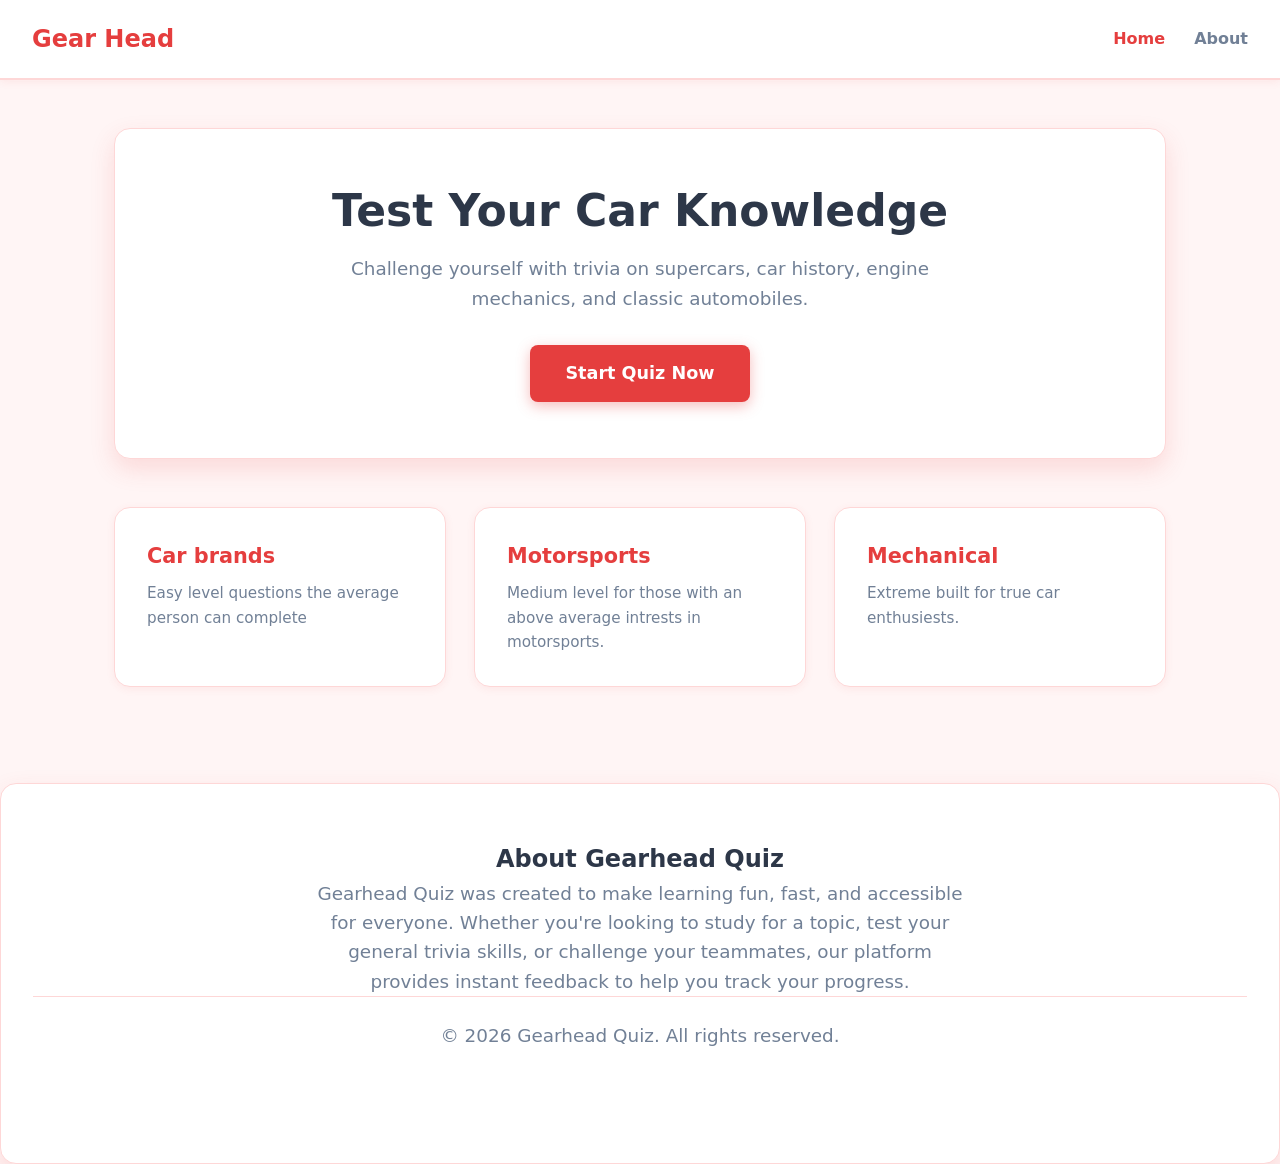
<file: index.html>
<!DOCTYPE html>
<html lang="en">
<head>
    <meta charset="UTF-8">
    <meta name="viewport" content="width=device-width, initial-scale=1.0">
    <title>Gear Head - Welcome</title>
    <link rel="stylesheet" href="style.css">
</head>
<body>

    <header>
        <div class="logo">Gear Head</div>
        <nav>
            <a href="index.html" class="active">Home</a>
            <a href="#about">About</a>
        </nav>
    </header>
    <!--CARDS SECTION--> 
    <main class="landing-container">
        <section class="hero">
            <h1>Test Your Car Knowledge</h1>
            <p>Challenge yourself with trivia on supercars, car history, engine mechanics, and classic automobiles.</p>
            
            <a href="quiz.html" class="btn-cta">Start Quiz Now</a>
        </section>


<section class="features">
    <a href="quiz.html?level=easy" class="feature-card" data-level="easy"
       style="display:block; text-decoration:none; color:inherit;">
        <h3>Car brands</h3>
        <p>Easy level questions the average person can complete</p>
    </a>
    <a href="quiz.html?level=medium" class="feature-card" data-level="medium"
       style="display:block; text-decoration:none; color:inherit;">
        <h3>Motorsports</h3>
        <p>Medium level for those with an above average intrests in motorsports.</p>
    </a>
    <a href="quiz.html?level=difficult" class="feature-card" data-level="difficult"
       style="display:block; text-decoration:none; color:inherit;">
        <h3>Mechanical</h3>
        <p>Extreme built for true car enthusiests.</p>
    </a>
</section>
    </main>
    <!-- ABOUT SECTION -->
        <section id="about" class="hero" style="margin-top: 3rem; margin-bottom: 0;">
            <h2>About Gearhead Quiz</h2>
            <p style="margin-bottom: 0;">
                Gearhead Quiz was created to make learning fun, fast, and accessible for everyone. 
                Whether you're looking to study for a topic, test your general trivia skills, or challenge 
                your teammates, our platform provides instant feedback to help you track your progress.</p>

    <footer>
        <p>&copy; 2026 Gearhead Quiz. All rights reserved.</p>
    </footer>

    <script src="script.js"></script>
</body>
</html>
</file>
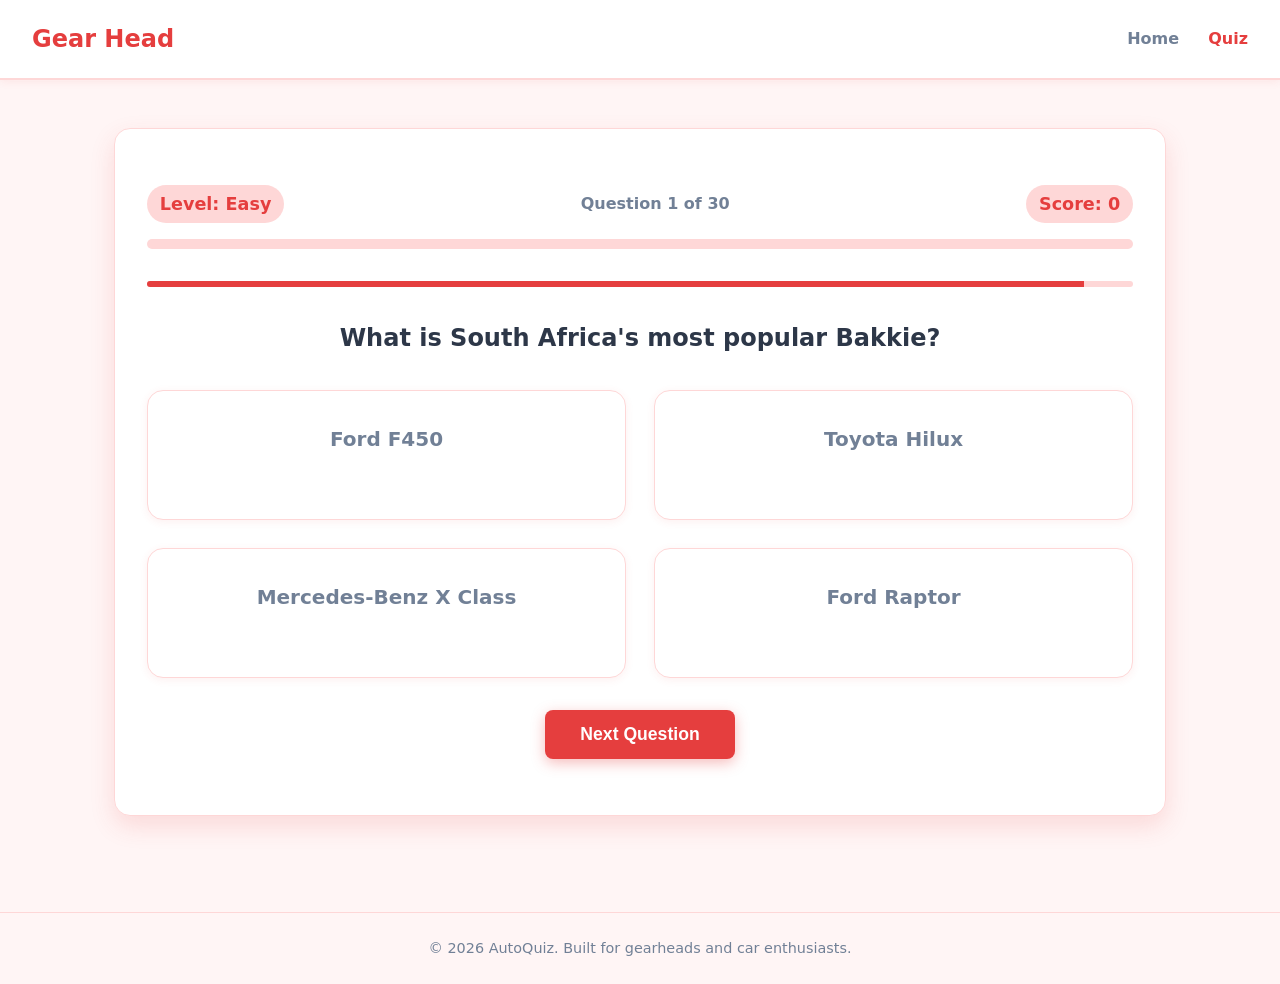
<file: quiz.html>
<!doctype html>
<html lang="en">
  <head>
    <meta charset="UTF-8" />
    <meta name="viewport" content="width=device-width, initial-scale=1.0" />
    <title>Gear Head - Ultimate Car Challenge</title>
    <link rel="stylesheet" href="style.css" />
  </head>
  <body>
    <!-- HEADER -->
    <header>
      <div class="logo">Gear Head</div>
      <nav>
        <a href="index.html">Home</a>
        <a href="quiz.html" class="active">Quiz</a>
      </nav>
    </header>

    <main class="landing-container">
      <!--Guys just be careful with the styling here -->
      <!-- ACTIVE QUIZ SCREEN (Single Flow: Easy -> Medium -> Difficult) -->
      <section id="quiz-screen" class="hero fade-in">
        <!-- Level Indicator Badge & Question Counter -->
        <div
          style="
            display: flex;
            justify-content: space-between;
            align-items: center;
            margin-bottom: 1rem;
          "
        >
          <span
            id="level-badge"
            class="logo"
            style="
              font-size: 1.1rem;
              background: var(--border-color);
              padding: 0.3rem 0.8rem;
              border-radius: 20px;
            "
          >
            Level: Easy
          </span>
          <span
            id="question-tracker"
            style="color: var(--text-muted); font-weight: 600"
          >
            Question 1 of 10
          </span>
        </div>

        <!-- Progress Bar Visualization -->
        <div class="progress-container">
          <div class="progress-bar-background">
            <div id="progress-bar" class="progress-bar-fill"></div>
          </div>
        </div>

        <!-- Dynamic Question Container -->
        <div id="question-container" style="margin: 2rem 0">
          <h2 id="question-text">Loading question...</h2>
        </div>

        <!-- Answer Options Grid (Reuses feature-card styling) -->
        <div id="answer-options" class="features" style="margin-top: 1.5rem">
          <div class="feature-card option-card" data-index="0">
            <p class="option-text">Option 1</p>
          </div>
          <div class="feature-card option-card" data-index="1">
            <p class="option-text">Option 2</p>
          </div>
          <div class="feature-card option-card" data-index="2">
            <p class="option-text">Option 3</p>
          </div>
          <div class="feature-card option-card" data-index="3">
            <p class="option-text">Option 4</p>
          </div>
        </div>

        <!-- Controls -->
        <div style="margin-top: 2rem">
          <button id="next-btn" class="btn-primary" disabled>
            Next Question
          </button>
        </div>
      </section>

      <!-- RESULTS SCREEN (Hidden by default, shown via JS at the end) -->
      <section id="results-screen" class="hero fade-in" style="display: none">
        <h1>Quiz Completed!</h1>
        <p
          id="final-score"
          style="
            font-size: 1.6rem;
            font-weight: bold;
            margin: 1rem 0;
            color: var(--primary-red);
          "
        >
          You scored 0 out of 10
        </p>
        <p id="feedback-message">Great attempt on the car trivia!</p>

        <div
          style="
            margin-top: 2rem;
            display: flex;
            gap: 1rem;
            justify-content: center;
            flex-wrap: wrap;
          "
        >
          <a href="quiz.html" class="btn-cta">Try Again</a>
          <a
            href="index.html"
            class="btn-primary"
            style="background-color: var(--text-muted)"
            >Back to Home</a
          >
        </div>
      </section>
    </main>

    <!-- FOOTER -->
    <footer>
      <p>&copy; 2026 AutoQuiz. Built for gearheads and car enthusiasts.</p>
    </footer>

    <!-- LINK TO JAVASCRIPT -->
    <script src="script.js"></script>
  </body>
</html>
</file>
<file: style.css>
/*1.GLOBAL VARIABLES & RESET*/
:root {
  /* Light Red Palette */
  --bg-color: #fff5f5; /* Soft light red background */
  --card-bg: #ffffff; /* Crisp white for cards/containers */
  --primary-red: #e53e3e; /* Main light red brand accent */
  --primary-red-hover: #c53030; /* Deeper red for hover states */
  --text-dark: #2d3748; /* Primary text color */
  --text-muted: #718096; /* Subtitle text color */
  --border-color: #fed7d7; /* Soft red border tint */

  /* UI Properties */
  --radius-sm: 8px;
  --radius-lg: 16px;
  --shadow-sm: 0 2px 8px rgba(229, 62, 62, 0.08);
  --shadow-lg: 0 10px 25px rgba(229, 62, 62, 0.15);
  --transition-fast: all 0.25s ease;
}

* {
  box-sizing: border-box;
  margin: 0;
  padding: 0;
}

html {
  scroll-behavior: smooth;
}

body {
  font-family:
    "Segoe UI",
    system-ui,
    -apple-system,
    sans-serif;
  background-color: var(--bg-color);
  color: var(--text-dark);
  line-height: 1.6;
  min-height: 100vh;
  display: flex;
  flex-direction: column;
}

/* 2. HEADER & FOOTER LAYOUT*/
header {
  background-color: var(--card-bg);
  padding: 1.25rem 2rem;
  display: flex;
  justify-content: space-between;
  align-items: center;
  border-bottom: 2px solid var(--border-color);
  box-shadow: var(--shadow-sm);
}

.logo {
  font-size: 1.5rem;
  font-weight: 700;
  color: var(--primary-red);
}

nav a {
  text-decoration: none;
  color: var(--text-muted);
  font-weight: 600;
  margin-left: 1.5rem;
  transition: var(--transition-fast);
}

nav a:hover,
nav a.active {
  color: var(--primary-red);
}

footer {
  margin-top: auto;
  text-align: center;
  padding: 1.5rem;
  font-size: 0.9rem;
  color: var(--text-muted);
  border-top: 1px solid var(--border-color);
} /*3. LANDING PAGE & HERO SECTION */
.landing-container {
  max-width: 1100px;
  margin: 0 auto;
  padding: 3rem 1.5rem;
  width: 100%;
}

.hero {
  text-align: center;
  padding: 3.5rem 2rem;
  background-color: var(--card-bg);
  border-radius: var(--radius-lg);
  box-shadow: var(--shadow-lg);
  border: 1px solid var(--border-color);
  margin-bottom: 3rem;
}

.hero h1 {
  font-size: 2.75rem;
  color: var(--text-dark);
  margin-bottom: 1rem;
  line-height: 1.2;
}

.hero p {
  font-size: 1.15rem;
  color: var(--text-muted);
  max-width: 650px;
  margin: 0 auto 2rem auto;
}

/* 4. BUTTON STYLING & HOVER EFFECTS*/
.btn-cta,
.btn-primary {
  display: inline-block;
  background-color: var(--primary-red);
  color: #ffffff;
  padding: 0.9rem 2.2rem;
  font-size: 1.1rem;
  font-weight: 600;
  border-radius: var(--radius-sm);
  text-decoration: none;
  border: none;
  cursor: pointer;
  box-shadow: 0 4px 14px rgba(229, 62, 62, 0.35);
  transition: var(--transition-fast);
}

.btn-cta:hover,
.btn-primary:hover {
  background-color: var(--primary-red-hover);
  transform: translateY(-2px);
  box-shadow: 0 6px 20px rgba(229, 62, 62, 0.45);
}

.btn-cta:active,
.btn-primary:active {
  transform: translateY(0);
}

/* 5. CARD-BASED LAYOUTS (QUIZ TOPICS / FEATURES) */
.features,
.topic-grid {
  display: grid;
  grid-template-columns: repeat(auto-fit, minmax(280px, 1fr));
  gap: 1.75rem;
}

#answer-options.features {
  grid-template-columns: repeat(2, 1fr);
}

#answer-options .option-text {
  font-size: 1.25rem;
  font-weight: 600;
}

.feature-card, .topic-card {
  background-color: var(--card-bg);
  padding: 2rem;
  border-radius: var(--radius-lg);
  border: 1px solid var(--border-color);
  box-shadow: var(--shadow-sm);
  transition: var(--transition-fast);
  cursor: pointer;
}

.feature-card:hover,
.topic-card:hover {
  transform: translateY(-4px);
  box-shadow: var(--shadow-lg);
  border-color: var(--primary-red);
}

.feature-card h3,
.topic-card h3 {
  font-size: 1.3rem;
  color: var(--primary-red);
  margin-bottom: 0.5rem;
}

.feature-card p,
.topic-card p {
  color: var(--text-muted);
  font-size: 0.95rem;
}

/* ==========================================================================
   6. PROGRESS BAR VISUALIZATION (FOR QUIZ SCREEN)
   ========================================================================== */
.progress-container {
  width: 100%;
  margin-bottom: 2rem;
}

.progress-bar-background {
  width: 100%;
  height: 10px;
  background-color: var(--border-color);
  border-radius: 5px;
  overflow: hidden;
}

.progress-bar-fill {
  height: 100%;
  width: 30%; /* Dynamic value controlled via JavaScript */
  background-color: var(--primary-red);
  border-radius: 5px;
  transition: width 0.4s ease-in-out;
}

/* ==========================================================================
   7. TRANSITION ANIMATIONS BETWEEN QUESTIONS
   ========================================================================== */
.fade-in {
  animation: fadeIn 0.4s ease-in-out forwards;
}

@keyframes fadeIn {
  from {
    opacity: 0;
    transform: translateY(10px);
  }
  to {
    opacity: 1;
    transform: translateY(0);
  }
}
/* 8. RESPONSIVE DESIGN (MOBILE & TABLET)*/
@media (max-width: 768px) {
  header {
    padding: 1rem;
  }

  .landing-container {
    padding: 1.5rem 1rem;
  }

  .hero {
    padding: 2rem 1.25rem;
  }

  .hero h1 {
    font-size: 2rem;
  }

  .hero p {
    font-size: 1rem;
  }

  .features,
  .topic-grid {
    grid-template-columns: 1fr; /* Single column on mobile screens */
  }
}
</file>
